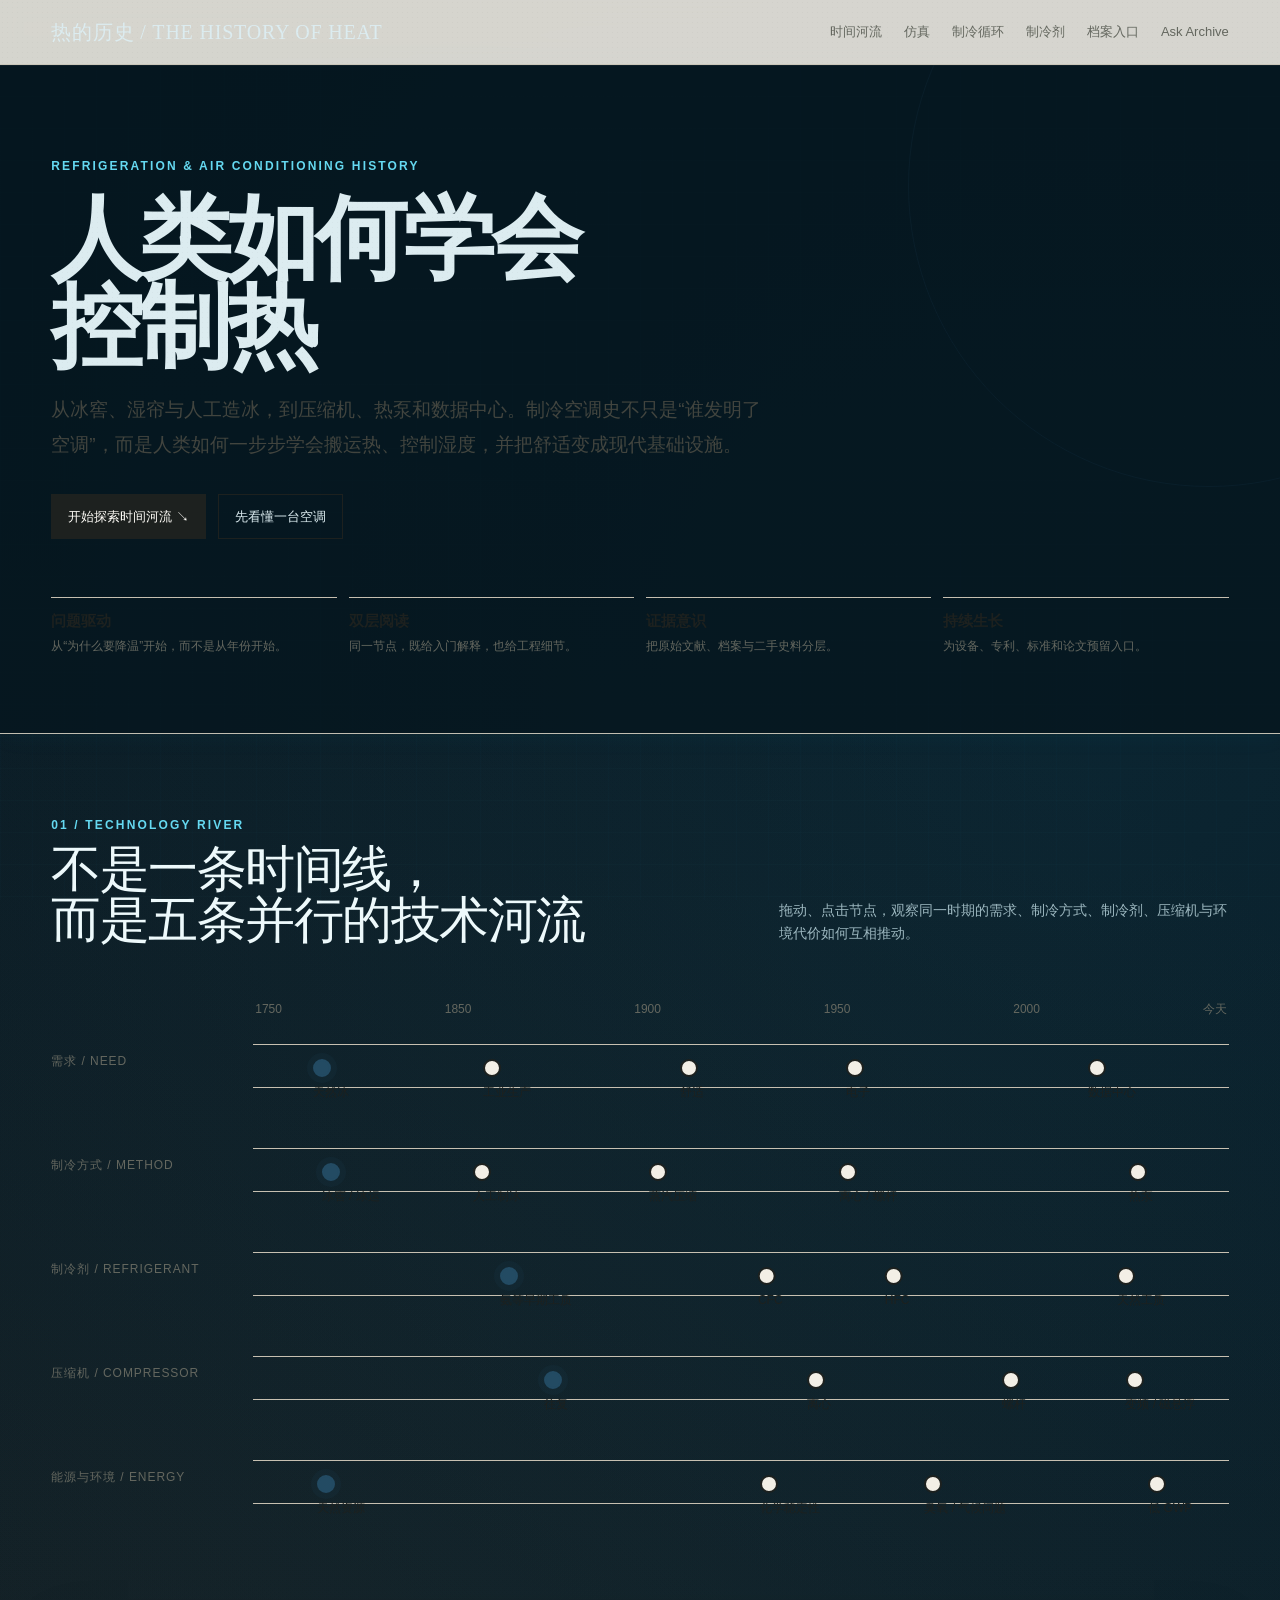
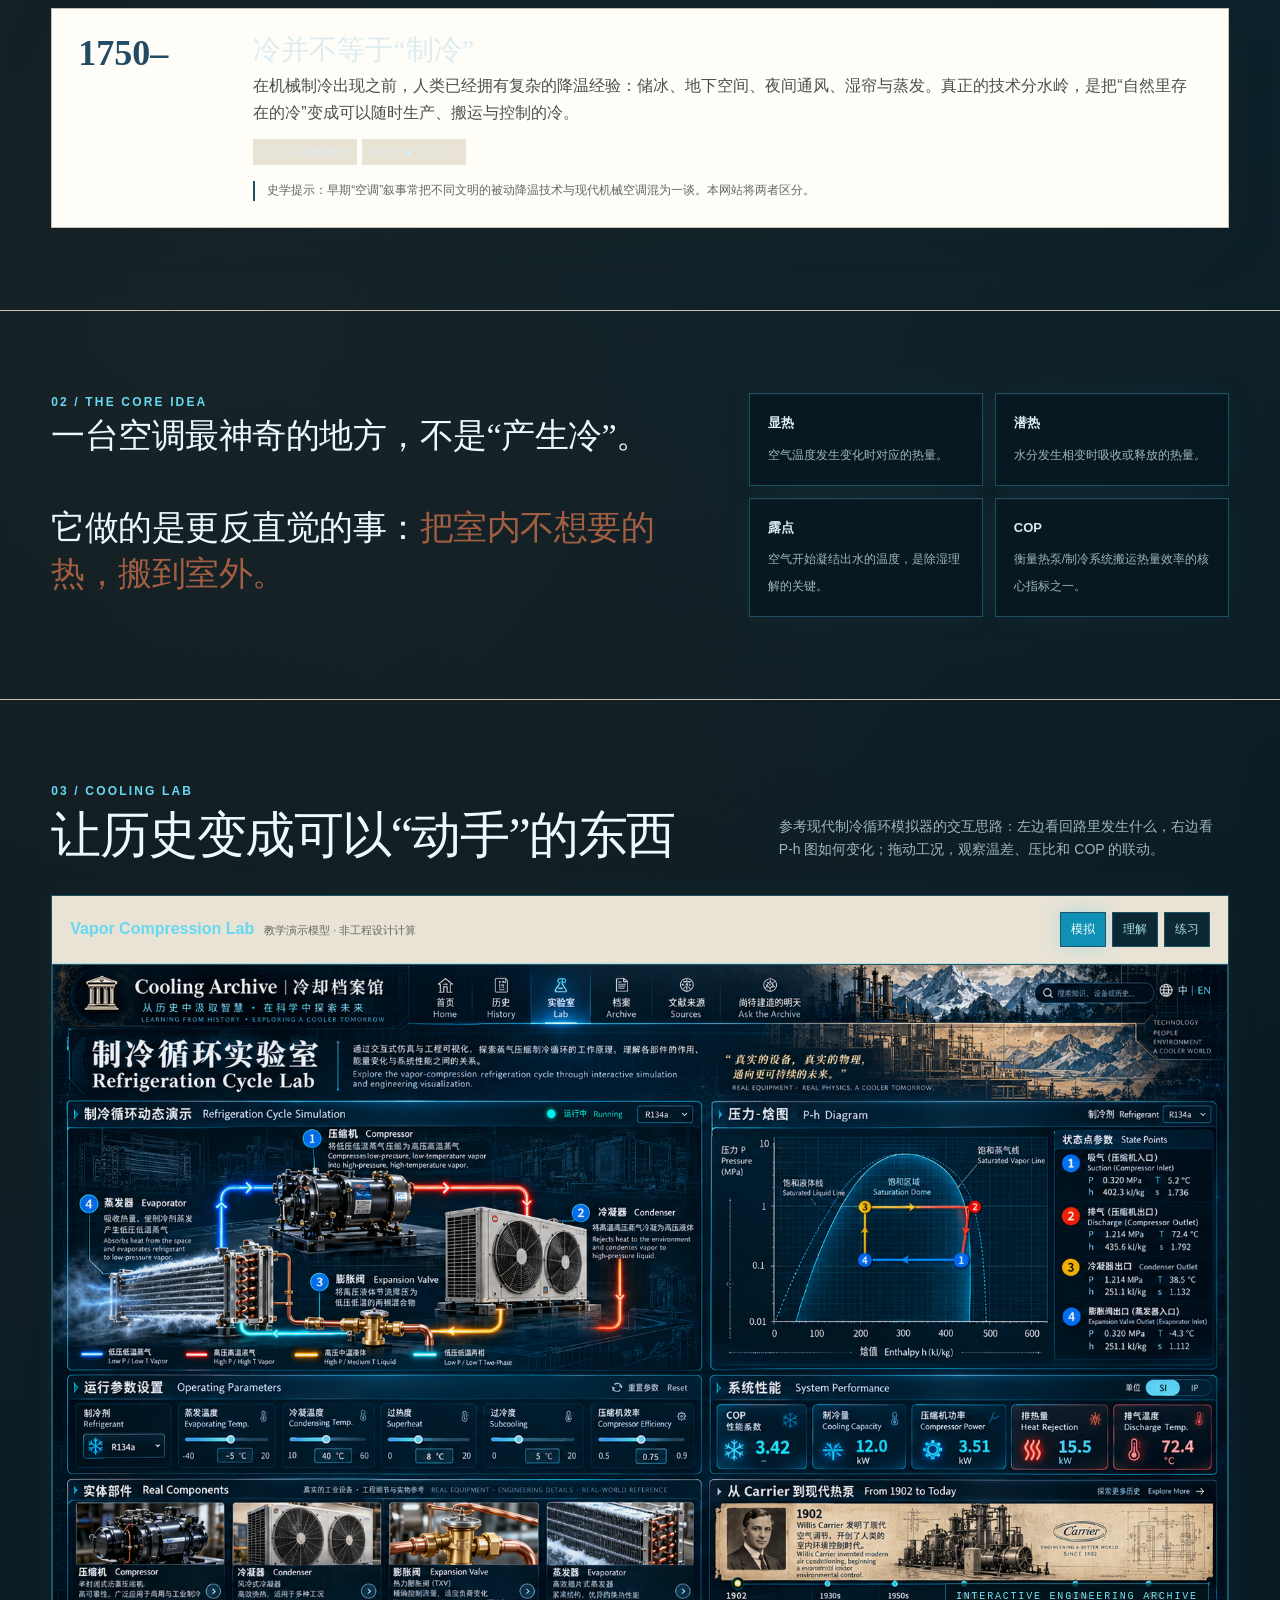
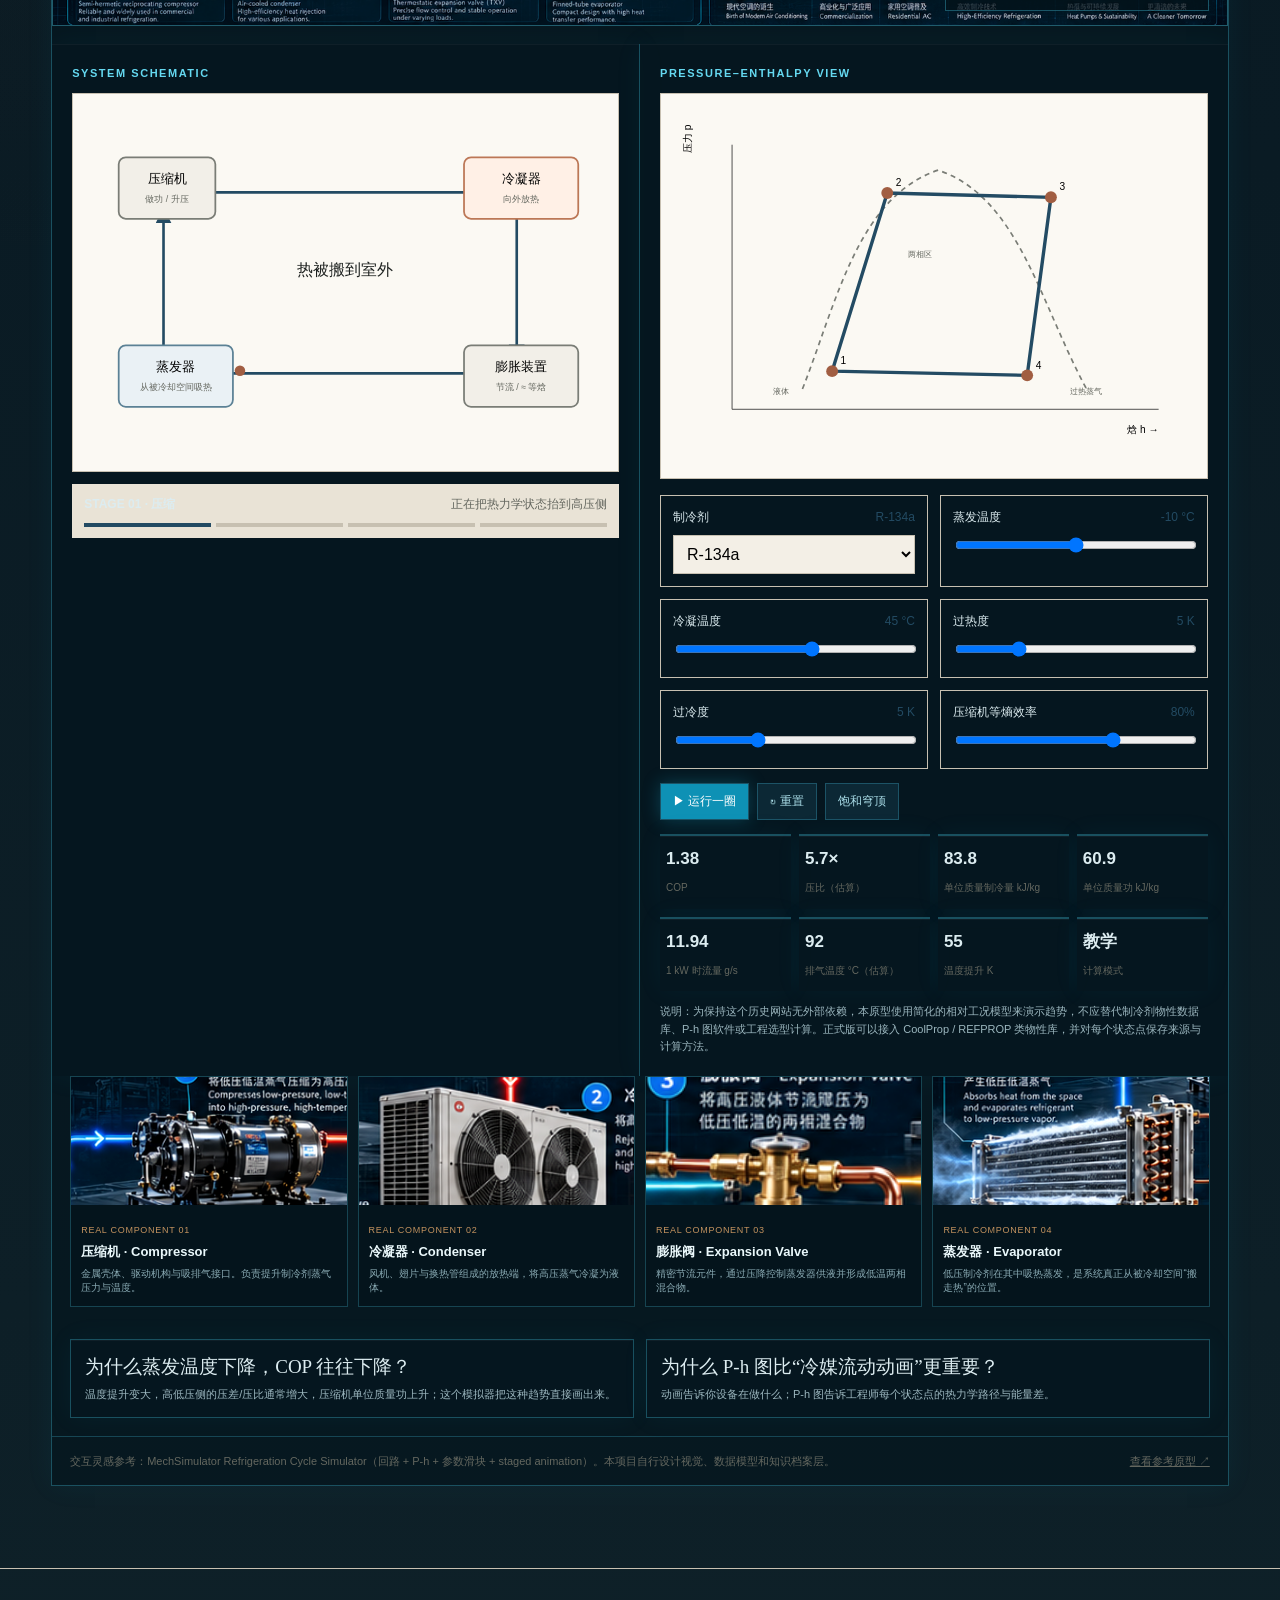
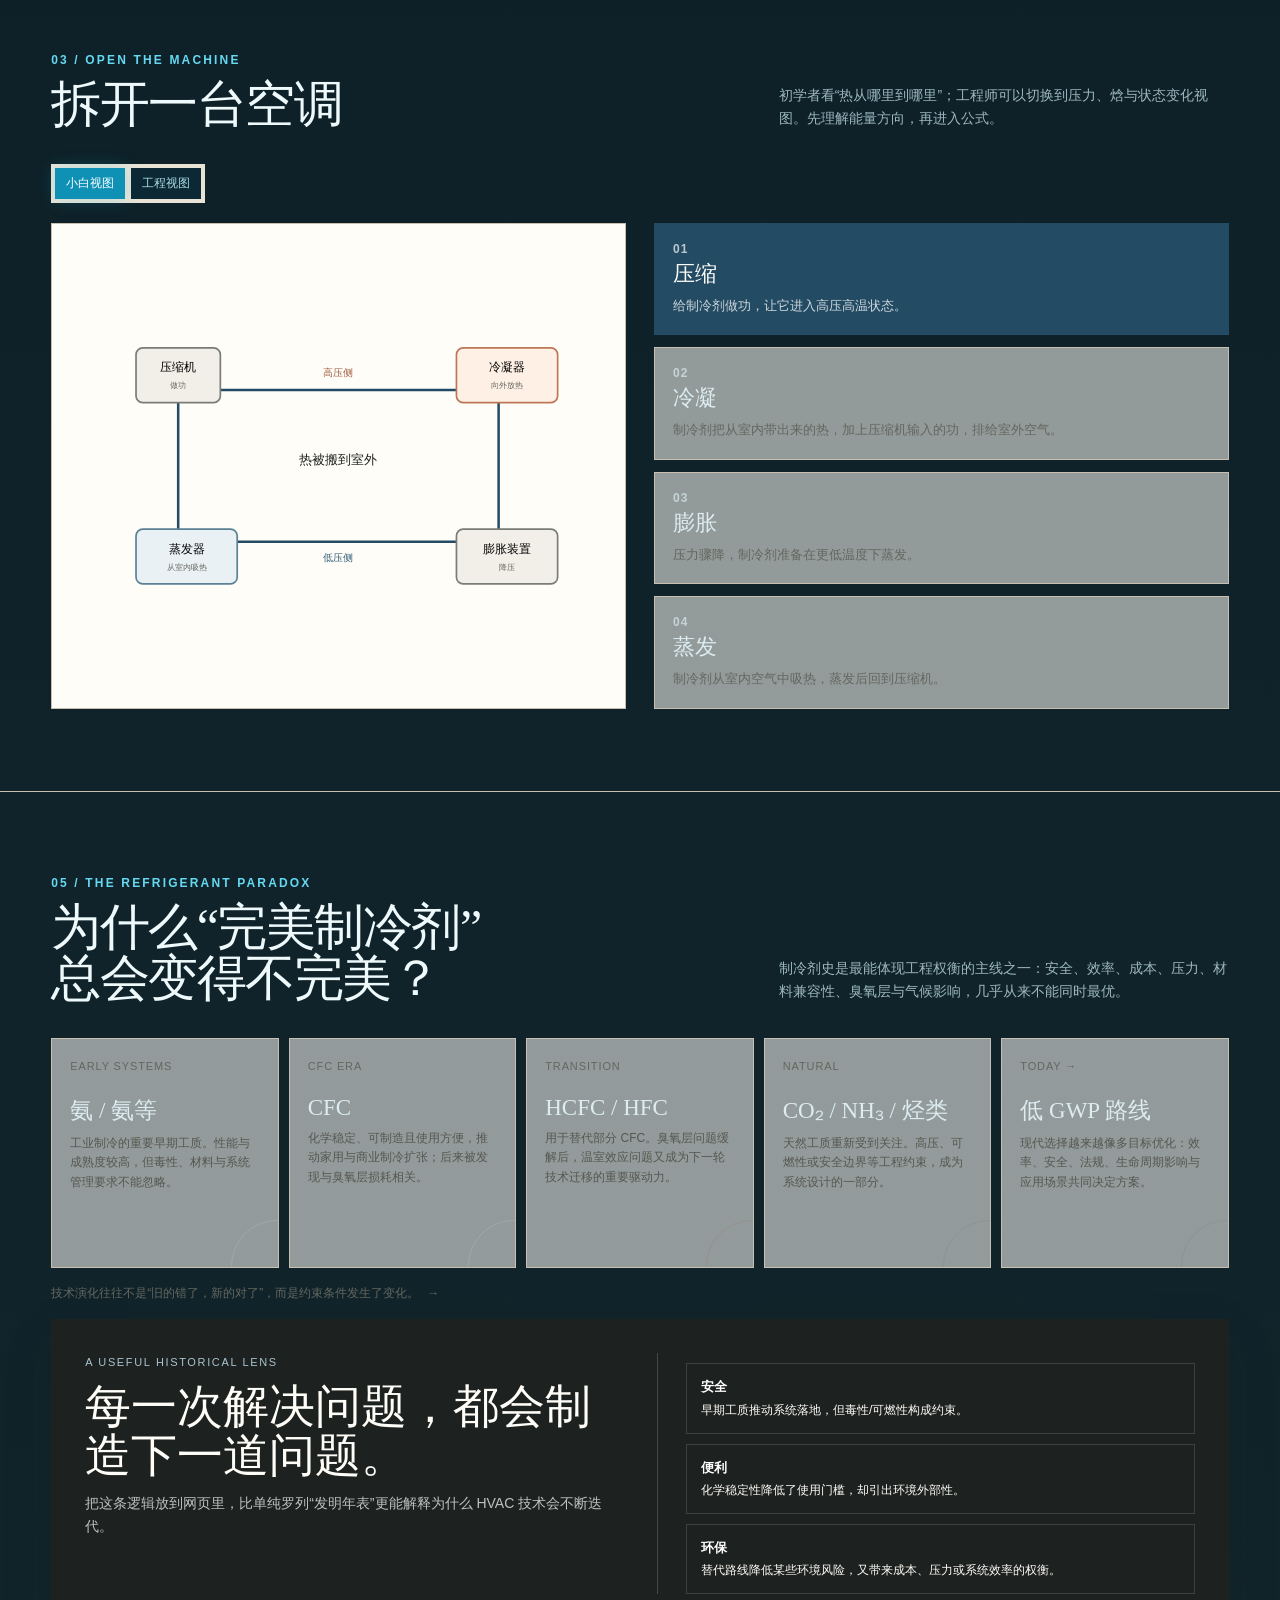
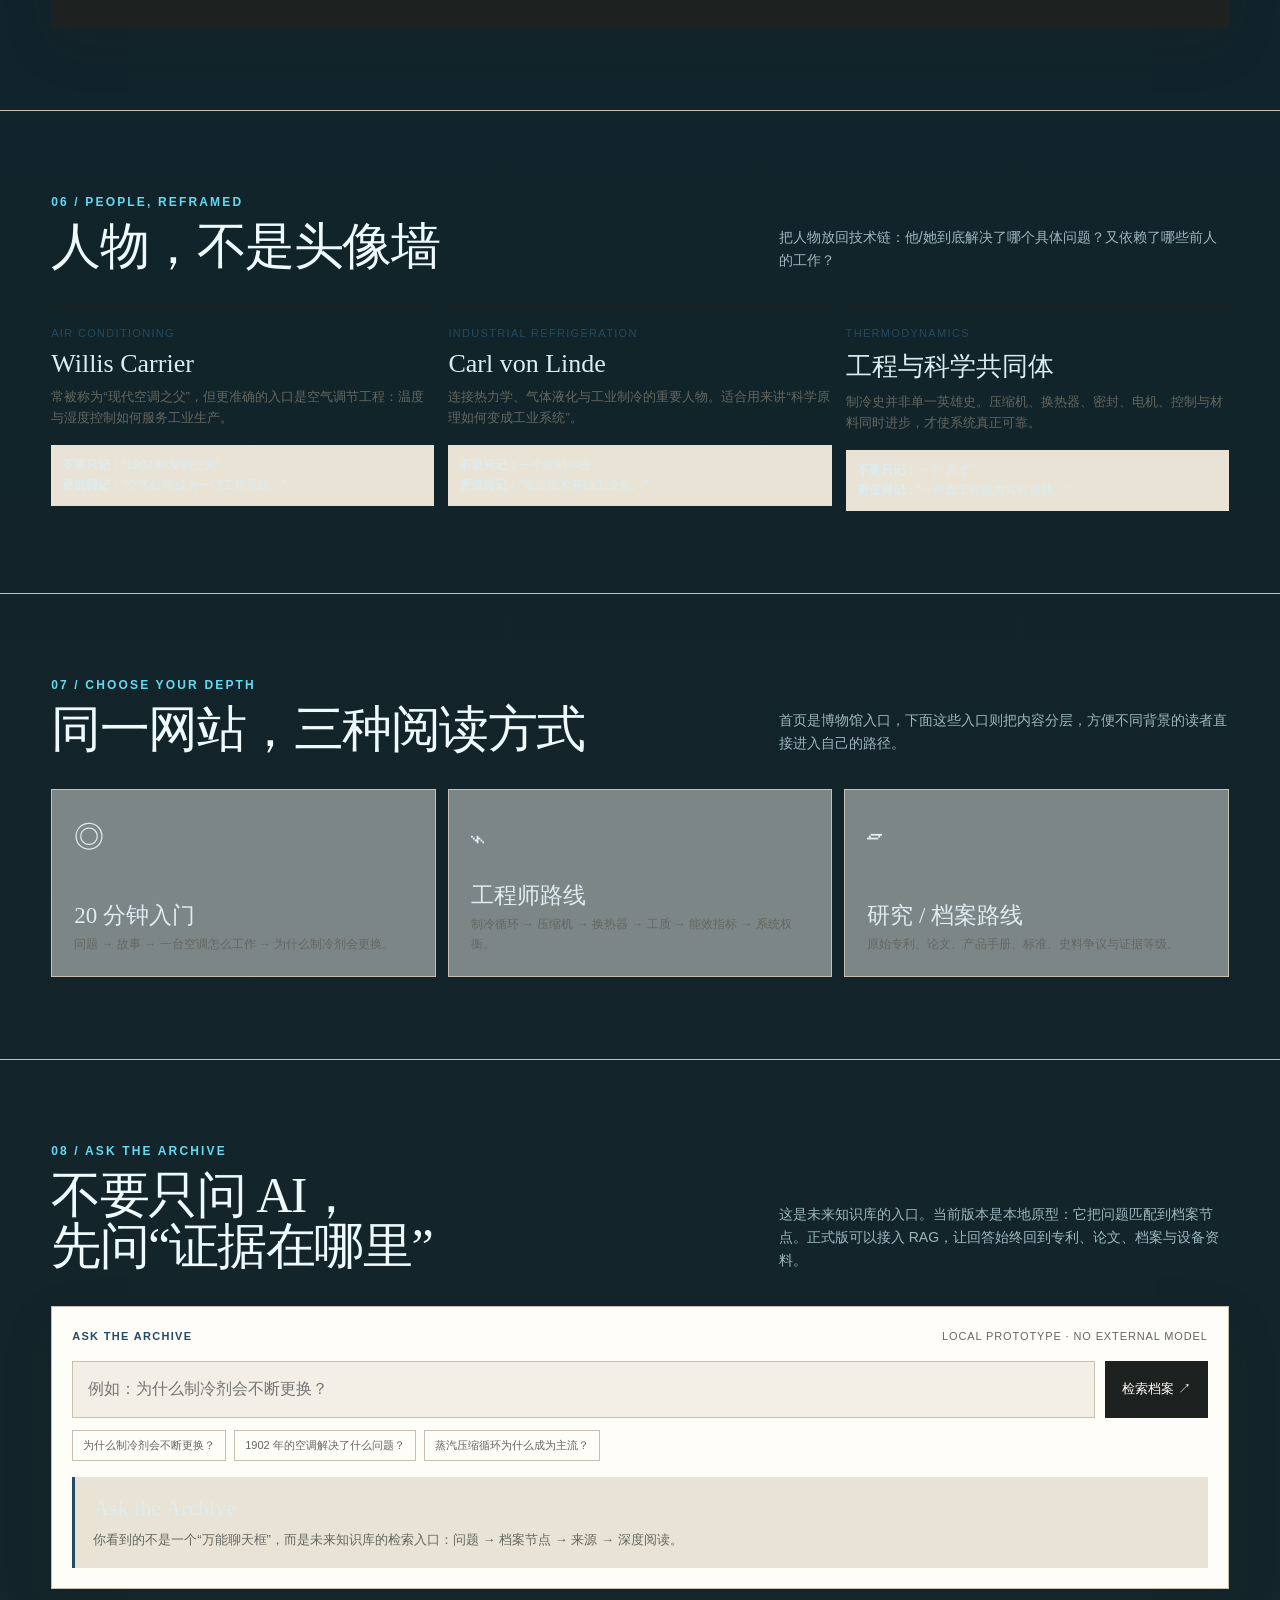
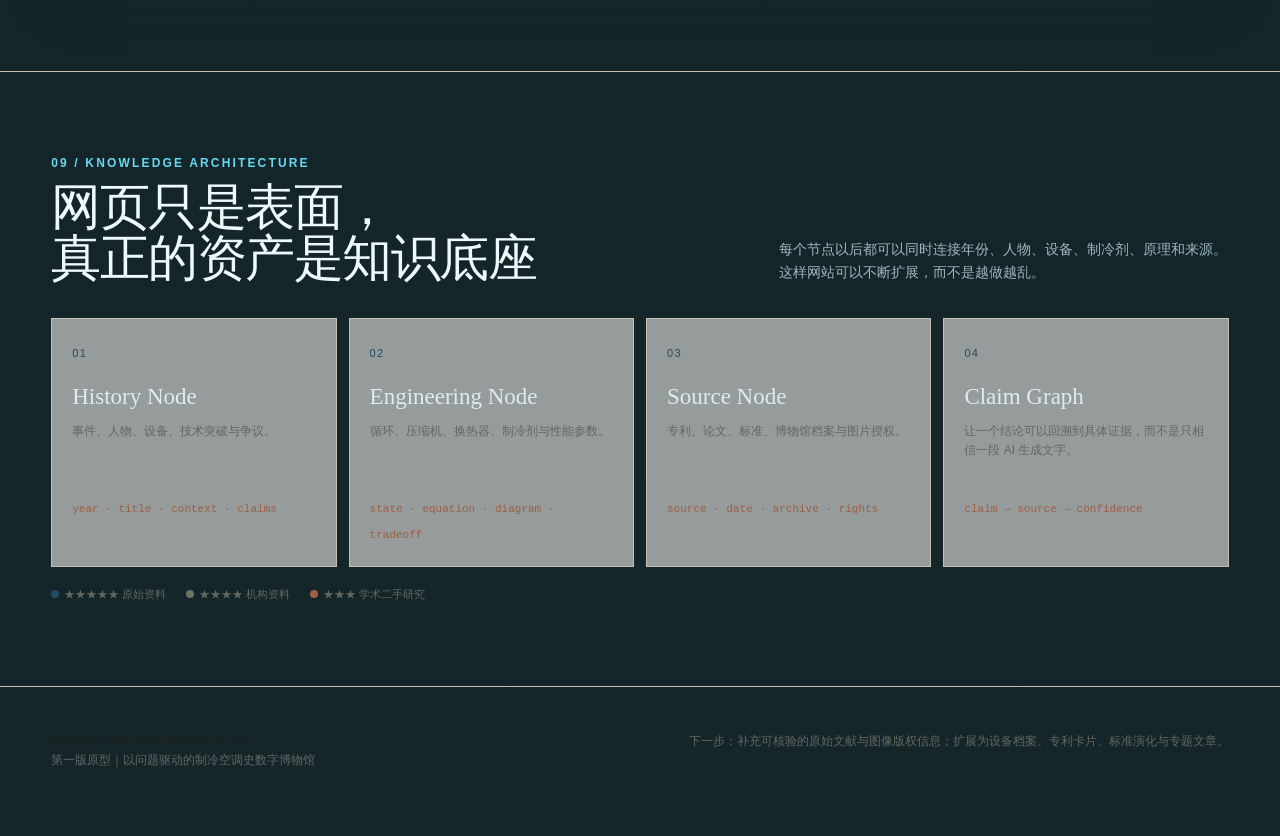
<file: index.html>
<!doctype html>
<html lang="zh-CN">
<head>
  <meta charset="utf-8" />
  <meta name="viewport" content="width=device-width, initial-scale=1" />
  <title>人类如何学会控制热｜制冷与空调史</title>
  <meta name="description" content="一部从天然冰到热泵、从湿度控制到数据中心冷却的制冷与空调技术史。" />
  <link rel="stylesheet" href="./assets/css/style.css">
</head>
<body>
<div class="grain"></div>
<nav>
  <div class="wrap bar">
    <div class="brand">热的历史 / THE HISTORY OF HEAT</div>
    <div class="navlinks">
      <a href="#river">时间河流</a>
      <a href="#simulator">仿真</a><a href="#cycle">制冷循环</a>
      <a href="#refrigerants">制冷剂</a>
      <a href="#archive">档案入口</a><a href="#ask">Ask Archive</a>
    </div>
  </div>
</nav>

<header class="hero">
  <div class="wrap">
    <div class="eyebrow">Refrigeration & Air Conditioning History</div>
    <h1>人类如何学会<br>控制热</h1>
    <p>从冰窖、湿帘与人工造冰，到压缩机、热泵和数据中心。制冷空调史不只是“谁发明了空调”，而是人类如何一步步学会搬运热、控制湿度，并把舒适变成现代基础设施。</p>
    <div class="hero-actions">
      <a class="btn primary" href="#river">开始探索时间河流 ↘</a>
      <a class="btn" href="#cycle">先看懂一台空调</a>
    </div>
    <div class="hero-meta">
      <div class="meta"><strong>问题驱动</strong>从“为什么要降温”开始，而不是从年份开始。</div>
      <div class="meta"><strong>双层阅读</strong>同一节点，既给入门解释，也给工程细节。</div>
      <div class="meta"><strong>证据意识</strong>把原始文献、档案与二手史料分层。</div>
      <div class="meta"><strong>持续生长</strong>为设备、专利、标准和论文预留入口。</div>
    </div>
  </div>
</header>

<section id="river">
  <div class="wrap">
    <div class="section-head">
      <div><div class="eyebrow">01 / Technology River</div><h2>不是一条时间线，<br>而是五条并行的技术河流</h2></div>
      <p>拖动、点击节点，观察同一时期的需求、制冷方式、制冷剂、压缩机与环境代价如何互相推动。</p>
    </div>
    <div class="river">
      <div class="river-inner">
        <div class="river-labels">
          <div class="river-label">需求 / Need</div>
          <div class="river-label">制冷方式 / Method</div>
          <div class="river-label">制冷剂 / Refrigerant</div>
          <div class="river-label">压缩机 / Compressor</div>
          <div class="river-label">能源与环境 / Energy</div>
        </div>
        <div class="tracks">
          <div class="years"><span>1750</span><span>1850</span><span>1900</span><span>1950</span><span>2000</span><span>今天</span></div>
          <div class="track"><div class="flow"></div><div class="node active" style="left:8%" data-id="ice"><i></i><span>天然冰</span></div><div class="node" style="left:26%" data-id="factory"><i></i><span>工业生产</span></div><div class="node" style="left:45%" data-id="comfort"><i></i><span>舒适</span></div><div class="node" style="left:62%" data-id="electronics"><i></i><span>电子</span></div><div class="node" style="left:88%" data-id="dc"><i></i><span>数据中心</span></div></div>
          <div class="track"><div class="flow"></div><div class="node active" style="left:10%" data-id="ice"><i></i><span>冰窖 / 冰运</span></div><div class="node" style="left:25%" data-id="factory"><i></i><span>人工制冰</span></div><div class="node" style="left:43%" data-id="compress"><i></i><span>蒸汽压缩</span></div><div class="node" style="left:63%" data-id="centrifugal"><i></i><span>离心 / 螺杆</span></div><div class="node" style="left:91%" data-id="heatpump"><i></i><span>热泵</span></div></div>
          <div class="track"><div class="flow"></div><div class="node active" style="left:29%" data-id="factory"><i></i><span>氨等早期工质</span></div><div class="node" style="left:53%" data-id="cfc"><i></i><span>CFC</span></div><div class="node" style="left:66%" data-id="hfc"><i></i><span>HFC</span></div><div class="node" style="left:91%" data-id="natural"><i></i><span>天然工质</span></div></div>
          <div class="track"><div class="flow"></div><div class="node active" style="left:31%" data-id="factory"><i></i><span>往复</span></div><div class="node" style="left:58%" data-id="centrifugal"><i></i><span>离心</span></div><div class="node" style="left:78%" data-id="centrifugal"><i></i><span>螺杆</span></div><div class="node" style="left:93%" data-id="dc"><i></i><span>变频 / 磁悬浮</span></div></div>
          <div class="track"><div class="flow"></div><div class="node active" style="left:9%" data-id="ice"><i></i><span>天然资源</span></div><div class="node" style="left:55%" data-id="cfc"><i></i><span>化学稳定性</span></div><div class="node" style="left:73%" data-id="hfc"><i></i><span>臭氧 / 气候问题</span></div><div class="node" style="left:94%" data-id="natural"><i></i><span>低 GWP</span></div></div>
        </div>
      </div>
    </div>
    <div id="timelineCard" class="timeline-card">
      <div class="date">1750–</div>
      <div><h3>冷并不等于“制冷”</h3><p>在机械制冷出现之前，人类已经拥有复杂的降温经验：储冰、地下空间、夜间通风、湿帘与蒸发。真正的技术分水岭，是把“自然里存在的冷”变成可以随时生产、搬运与控制的冷。</p><div><span class="tag">入门：先理解需求</span><span class="tag">证据：★☆☆☆☆</span></div><div class="evidence">史学提示：早期“空调”叙事常把不同文明的被动降温技术与现代机械空调混为一谈。本网站将两者区分。</div></div>
    </div>
  </div>
</section>

<section>
  <div class="wrap split">
    <div>
      <div class="eyebrow">02 / The Core Idea</div>
      <div class="story">一台空调最神奇的地方，不是“产生冷”。<br><br>它做的是更反直觉的事：<em>把室内不想要的热，搬到室外。</em></div>
    </div>
    <div class="fact-grid">
      <div class="fact"><b>显热</b><span>空气温度发生变化时对应的热量。</span></div>
      <div class="fact"><b>潜热</b><span>水分发生相变时吸收或释放的热量。</span></div>
      <div class="fact"><b>露点</b><span>空气开始凝结出水的温度，是除湿理解的关键。</span></div>
      <div class="fact"><b>COP</b><span>衡量热泵/制冷系统搬运热量效率的核心指标之一。</span></div>
    </div>
  </div>
</section>


<section id="simulator">
  <div class="wrap">
    <div class="section-head">
      <div><div class="eyebrow">03 / Cooling Lab</div><h2>让历史变成可以“动手”的东西</h2></div>
      <p>参考现代制冷循环模拟器的交互思路：左边看回路里发生什么，右边看 P-h 图如何变化；拖动工况，观察温差、压比和 COP 的联动。</p>
    </div>
    <div class="simulator">
      <div class="sim-top">
        <div><strong>Vapor Compression Lab</strong><span style="margin-left:10px;color:var(--muted);font-size:11px">教学演示模型 · 非工程设计计算</span></div>
        <div class="sim-modes"><button class="active" data-sim-mode="simulate">模拟</button><button data-sim-mode="explore">理解</button><button data-sim-mode="practice">练习</button></div>
      </div>
      
      <div class="tech-lab-hero"><img src="./assets/images/ui/cooling-lab-concept.png" alt="Cooling Archive 制冷循环实验室科技化界面概念图，展示写实压缩机、冷凝器、膨胀阀、蒸发器与 P-h 图"></div>
<div class="sim-grid">
        <div class="sim-panel">
          <div class="panel-title">System schematic</div>
          <svg id="simSchematic" class="sim-svg" viewBox="0 0 620 430" role="img" aria-label="蒸汽压缩制冷循环示意图">
            <defs><marker id="simArrow" markerWidth="8" markerHeight="8" refX="5" refY="3" orient="auto"><path d="M0,0 L0,6 L6,3 z" fill="#234b63"/></marker></defs>
            <path d="M120 112 H488" stroke="#234b63" stroke-width="3" fill="none" marker-end="url(#simArrow)"/><path d="M505 132 V300" stroke="#234b63" stroke-width="3" fill="none" marker-end="url(#simArrow)"/><path d="M488 318 H120" stroke="#234b63" stroke-width="3" fill="none" marker-end="url(#simArrow)"/><path d="M103 300 V132" stroke="#234b63" stroke-width="3" fill="none" marker-end="url(#simArrow)"/>
            <g id="sg-compressor"><rect x="52" y="72" width="110" height="70" rx="8" fill="#f2efe8" stroke="#7a7d76" stroke-width="2"/><text x="107" y="101" text-anchor="middle" font-size="15">压缩机</text><text id="sgc" x="107" y="123" text-anchor="middle" font-size="10" fill="#64675f">做功 / 升压</text></g>
            <g id="sg-condenser"><rect x="445" y="72" width="130" height="70" rx="8" fill="#fff0e6" stroke="#bc7756" stroke-width="2"/><text x="510" y="101" text-anchor="middle" font-size="15">冷凝器</text><text id="sgd" x="510" y="123" text-anchor="middle" font-size="10" fill="#64675f">向外放热</text></g>
            <g id="sg-expansion"><rect x="445" y="286" width="130" height="70" rx="8" fill="#f2efe8" stroke="#7a7d76" stroke-width="2"/><text x="510" y="315" text-anchor="middle" font-size="15">膨胀装置</text><text id="sge" x="510" y="337" text-anchor="middle" font-size="10" fill="#64675f">节流 / ≈ 等焓</text></g>
            <g id="sg-evaporator"><rect x="52" y="286" width="130" height="70" rx="8" fill="#eaf1f5" stroke="#5b8195" stroke-width="2"/><text x="117" y="315" text-anchor="middle" font-size="15">蒸发器</text><text id="sgv" x="117" y="337" text-anchor="middle" font-size="10" fill="#64675f">从被冷却空间吸热</text></g>
            <text id="sg-center" x="310" y="206" text-anchor="middle" font-size="18" fill="#1d211f">热被搬到室外</text>
            <circle id="refrigDot" cx="105" cy="112" r="6" fill="#a15e42"/>
          </svg>
          <div class="sim-stage"><div><strong id="stageText">STAGE 01 → 02 · 压缩</strong><span id="stageHint" style="float:right;color:var(--muted)">点击“运行一圈”</span></div><div class="stagebar"><span id="st1" class="on"></span><span id="st2"></span><span id="st3"></span><span id="st4"></span></div></div>
        </div>
        <div class="sim-panel">
          <div class="panel-title">Pressure–enthalpy view</div>
          <div class="ph-wrap"><svg id="phChart" viewBox="0 0 620 430" role="img" aria-label="简化 P-h 压焓图"><line x1="72" y1="360" x2="575" y2="360" stroke="#333"/><line x1="72" y1="360" x2="72" y2="48" stroke="#333"/><text x="575" y="388" font-size="12" text-anchor="end">焓 h →</text><text x="24" y="58" font-size="12" transform="rotate(-90 24 58)">压力 p</text><path id="dome" d="M155 336 C195 235 220 110 315 78 C410 110 435 235 490 336" fill="none" stroke="#7a7d76" stroke-width="2" stroke-dasharray="6 5"/><path id="cyclePath" d="" fill="none" stroke="#234b63" stroke-width="4"/><g id="phPts"></g><text x="120" y="342" font-size="10" fill="#64675f">液体</text><text x="280" y="180" font-size="10" fill="#64675f">两相区</text><text x="470" y="342" font-size="10" fill="#64675f">过热蒸气</text></svg></div>
          <div class="sim-controls">
            <div class="control"><label>制冷剂 <output id="refOut">R-134a</output></label><select id="refSelect"><option>R-134a</option><option>R-410A</option><option>R-290</option><option>R-717</option><option>R-744</option></select></div>
            <div class="control"><label>蒸发温度 <output id="teOut">-10 °C</output></label><input id="te" type="range" min="-30" max="10" value="-10" step="1"/></div>
            <div class="control"><label>冷凝温度 <output id="tcOut">45 °C</output></label><input id="tc" type="range" min="25" max="60" value="45" step="1"/></div>
            <div class="control"><label>过热度 <output id="shOut">5 K</output></label><input id="sh" type="range" min="0" max="20" value="5" step="1"/></div>
            <div class="control"><label>过冷度 <output id="scOut">5 K</output></label><input id="sc" type="range" min="0" max="15" value="5" step="1"/></div>
            <div class="control"><label>压缩机等熵效率 <output id="etaOut">80%</output></label><input id="eta" type="range" min="50" max="95" value="80" step="1"/></div>
          </div>
          <div class="sim-actions"><button id="runSim" class="primary">▶ 运行一圈</button><button id="resetSim">↻ 重置</button><button id="domeBtn">饱和穹顶</button></div>
          <div class="readouts" aria-live="polite">
            <div class="readout"><b id="rCop">—</b><span>COP</span></div><div class="readout"><b id="rRatio">—</b><span>压比（估算）</span></div><div class="readout"><b id="rQ">—</b><span>单位质量制冷量 kJ/kg</span></div><div class="readout"><b id="rW">—</b><span>单位质量功 kJ/kg</span></div><div class="readout"><b id="rMass">—</b><span>1 kW 时流量 g/s</span></div><div class="readout"><b id="rDischarge">—</b><span>排气温度 °C（估算）</span></div><div class="readout"><b id="rLift">—</b><span>温度提升 K</span></div><div class="readout"><b id="rMode">教学</b><span>计算模式</span></div>
          </div>
          <div class="sim-note">说明：为保持这个历史网站无外部依赖，本原型使用简化的相对工况模型来演示趋势，不应替代制冷剂物性数据库、P-h 图软件或工程选型计算。正式版可以接入 CoolProp / REFPROP 类物性库，并对每个状态点保存来源与计算方法。</div>
        </div>
      </div>
      
      <div class="real-components" aria-label="实体部件参考">
        <article class="real-card"><img src="./assets/images/components/compressor.png" alt="半封闭式制冷压缩机绘图"><div><em>Real component 01</em><b>压缩机 · Compressor</b><span>金属壳体、驱动机构与吸排气接口。负责提升制冷剂蒸气压力与温度。</span></div></article>
        <article class="real-card"><img src="./assets/images/components/condenser.png" alt="风冷冷凝器绘图"><div><em>Real component 02</em><b>冷凝器 · Condenser</b><span>风机、翅片与换热管组成的放热端，将高压蒸气冷凝为液体。</span></div></article>
        <article class="real-card"><img src="./assets/images/components/expansion-valve.png" alt="热力膨胀阀绘图"><div><em>Real component 03</em><b>膨胀阀 · Expansion Valve</b><span>精密节流元件，通过压降控制蒸发器供液并形成低温两相混合物。</span></div></article>
        <article class="real-card"><img src="./assets/images/components/evaporator.png" alt="翅片管蒸发器绘图"><div><em>Real component 04</em><b>蒸发器 · Evaporator</b><span>低压制冷剂在其中吸热蒸发，是系统真正从被冷却空间“搬走热”的位置。</span></div></article>
      </div>
<div id="simLesson" class="sim-lesson" style="padding:0 18px 18px"><div class="lesson"><h4>为什么蒸发温度下降，COP 往往下降？</h4><p>温度提升变大，高低压侧的压差/压比通常增大，压缩机单位质量功上升；这个模拟器把这种趋势直接画出来。</p></div><div class="lesson"><h4>为什么 P-h 图比“冷媒流动动画”更重要？</h4><p>动画告诉你设备在做什么；P-h 图告诉工程师每个状态点的热力学路径与能量差。</p></div></div>
      <div class="sim-footer"><span>交互灵感参考：MechSimulator Refrigeration Cycle Simulator（回路 + P-h + 参数滑块 + staged animation）。本项目自行设计视觉、数据模型和知识档案层。</span><a href="https://mechsimulator.com/tools/refrigeration-cycle/" target="_blank" rel="noopener">查看参考原型 ↗</a></div>
    </div>
  </div>
</section>

<section id="cycle">
  <div class="wrap">
    <div class="section-head">
      <div><div class="eyebrow">03 / Open the Machine</div><h2>拆开一台空调</h2></div>
      <p>初学者看“热从哪里到哪里”；工程师可以切换到压力、焓与状态变化视图。先理解能量方向，再进入公式。</p>
    </div>
    <div class="toggle" aria-label="view toggle"><button class="active" data-view="simple">小白视图</button><button data-view="engineering">工程视图</button></div>
    <div class="cycle">
      <div class="cycle-graphic">
        <svg viewBox="0 0 620 420" role="img" aria-label="简化蒸汽压缩制冷循环">
          <defs>
            <marker id="arrow" markerWidth="8" markerHeight="8" refX="5" refY="3" orient="auto"><path d="M0,0 L0,6 L6,3 z" fill="#234b63"/></marker>
          </defs>
          <path d="M120 120 H500" stroke="#234b63" stroke-width="3" fill="none" marker-end="url(#arrow)"/>
          <path d="M500 120 V300" stroke="#234b63" stroke-width="3" fill="none" marker-end="url(#arrow)"/>
          <path d="M500 300 H120" stroke="#234b63" stroke-width="3" fill="none" marker-end="url(#arrow)"/>
          <path d="M120 300 V120" stroke="#234b63" stroke-width="3" fill="none" marker-end="url(#arrow)"/>
          <g class="component" data-part="compressor"><rect x="70" y="70" width="100" height="65" rx="8" class="neutral" stroke-width="2"/><text x="120" y="98" text-anchor="middle" font-size="14">压缩机</text><text id="compSub" x="120" y="118" text-anchor="middle" font-size="10" fill="#64675f">做功</text></g>
          <g class="component" data-part="condenser"><rect x="450" y="70" width="120" height="65" rx="8" class="hot" stroke-width="2"/><text x="510" y="98" text-anchor="middle" font-size="14">冷凝器</text><text id="condSub" x="510" y="118" text-anchor="middle" font-size="10" fill="#64675f">向外放热</text></g>
          <g class="component" data-part="expansion"><rect x="450" y="285" width="120" height="65" rx="8" class="neutral" stroke-width="2"/><text x="510" y="313" text-anchor="middle" font-size="14">膨胀装置</text><text id="expSub" x="510" y="333" text-anchor="middle" font-size="10" fill="#64675f">降压</text></g>
          <g class="component" data-part="evaporator"><rect x="70" y="285" width="120" height="65" rx="8" class="cold" stroke-width="2"/><text x="130" y="313" text-anchor="middle" font-size="14">蒸发器</text><text id="evapSub" x="130" y="333" text-anchor="middle" font-size="10" fill="#64675f">从室内吸热</text></g>
          <text x="310" y="103" text-anchor="middle" font-size="12" fill="#a15e42">高压侧</text>
          <text x="310" y="323" text-anchor="middle" font-size="12" fill="#315f76">低压侧</text>
          <text id="viewCaption" x="310" y="208" text-anchor="middle" font-size="16" fill="#1d211f">热被搬到室外</text>
        </svg>
      </div>
      <div class="cycle-notes">
        <div class="cycle-note active" data-part="compressor"><div class="num">01</div><h3>压缩</h3><p class="simple">给制冷剂做功，让它进入高压高温状态。</p><p class="eng" style="display:none">理想化模型可近似等熵压缩；实际系统需考虑等熵效率、过热度、排气温度等。</p></div>
        <div class="cycle-note" data-part="condenser"><div class="num">02</div><h3>冷凝</h3><p class="simple">制冷剂把从室内带出来的热，加上压缩机输入的功，排给室外空气。</p><p class="eng" style="display:none">高压制冷剂在冷凝器中放热并相变；热侧能力可视为 Q̇cond ≈ Q̇evap + Ẇcomp。</p></div>
        <div class="cycle-note" data-part="expansion"><div class="num">03</div><h3>膨胀</h3><p class="simple">压力骤降，制冷剂准备在更低温度下蒸发。</p><p class="eng" style="display:none">典型节流过程近似等焓：h₃ ≈ h₄；闪蒸气比例与工质性质相关。</p></div>
        <div class="cycle-note" data-part="evaporator"><div class="num">04</div><h3>蒸发</h3><p class="simple">制冷剂从室内空气中吸热，蒸发后回到压缩机。</p><p class="eng" style="display:none">关键变量包括蒸发温度、过热度、换热端温差与空气侧含湿量，除湿时还会发生凝结潜热释放。</p></div>
      </div>
    </div>
  </div>
</section>

<section id="refrigerants">
  <div class="wrap">
    <div class="section-head">
      <div><div class="eyebrow">05 / The Refrigerant Paradox</div><h2>为什么“完美制冷剂”<br>总会变得不完美？</h2></div>
      <p>制冷剂史是最能体现工程权衡的主线之一：安全、效率、成本、压力、材料兼容性、臭氧层与气候影响，几乎从来不能同时最优。</p>
    </div>
    <div class="refrig-grid">
      <article class="refrig"><div class="era">EARLY SYSTEMS</div><h3>氨 / 氨等</h3><p>工业制冷的重要早期工质。性能与成熟度较高，但毒性、材料与系统管理要求不能忽略。</p></article>
      <article class="refrig"><div class="era">CFC ERA</div><h3>CFC</h3><p>化学稳定、可制造且使用方便，推动家用与商业制冷扩张；后来被发现与臭氧层损耗相关。</p></article>
      <article class="refrig risk"><div class="era">TRANSITION</div><h3>HCFC / HFC</h3><p>用于替代部分 CFC。臭氧层问题缓解后，温室效应问题又成为下一轮技术迁移的重要驱动力。</p></article>
      <article class="refrig current"><div class="era">NATURAL</div><h3>CO₂ / NH₃ / 烃类</h3><p>天然工质重新受到关注。高压、可燃性或安全边界等工程约束，成为系统设计的一部分。</p></article>
      <article class="refrig current"><div class="era">TODAY →</div><h3>低 GWP 路线</h3><p>现代选择越来越像多目标优化：效率、安全、法规、生命周期影响与应用场景共同决定方案。</p></article>
    </div>
    <div class="arrowline">技术演化往往不是“旧的错了，新的对了”，而是约束条件发生了变化。</div>
    <div class="contradiction">
      <div><div class="kicker">A useful historical lens</div><h3>每一次解决问题，都会制造下一道问题。</h3><p>把这条逻辑放到网页里，比单纯罗列“发明年表”更能解释为什么 HVAC 技术会不断迭代。</p></div>
      <div class="right"><div class="mini-path">
        <div class="mini-step"><strong>安全</strong>早期工质推动系统落地，但毒性/可燃性构成约束。</div>
        <div class="mini-step"><strong>便利</strong>化学稳定性降低了使用门槛，却引出环境外部性。</div>
        <div class="mini-step"><strong>环保</strong>替代路线降低某些环境风险，又带来成本、压力或系统效率的权衡。</div>
      </div></div>
    </div>
  </div>
</section>

<section>
  <div class="wrap">
    <div class="section-head">
      <div><div class="eyebrow">06 / People, Reframed</div><h2>人物，不是头像墙</h2></div>
      <p>把人物放回技术链：他/她到底解决了哪个具体问题？又依赖了哪些前人的工作？</p>
    </div>
    <div class="people">
      <article class="person"><div class="role">Air conditioning</div><h3>Willis Carrier</h3><p>常被称为“现代空调之父”，但更准确的入口是空气调节工程：温度与湿度控制如何服务工业生产。</p><div class="instead"><b>不要只记：</b>“1902 年发明空调”<br><b>更值得记：</b>“空气处理成为一门工程系统。”</div></article>
      <article class="person"><div class="role">Industrial refrigeration</div><h3>Carl von Linde</h3><p>连接热力学、气体液化与工业制冷的重要人物。适合用来讲“科学原理如何变成工业系统”。</p><div class="instead"><b>不要只记：</b>一个发明年份<br><b>更值得记：</b>“低温技术开始工业化。”</div></article>
      <article class="person"><div class="role">Thermodynamics</div><h3>工程与科学共同体</h3><p>制冷史并非单一英雄史。压缩机、换热器、密封、电机、控制与材料同时进步，才使系统真正可靠。</p><div class="instead"><b>不要只记：</b>一个“天才”<br><b>更值得记：</b>“一整套工程能力共同成熟。”</div></article>
    </div>
  </div>
</section>

<section id="archive">
  <div class="wrap">
    <div class="section-head">
      <div><div class="eyebrow">07 / Choose Your Depth</div><h2>同一网站，三种阅读方式</h2></div>
      <p>首页是博物馆入口，下面这些入口则把内容分层，方便不同背景的读者直接进入自己的路径。</p>
    </div>
    <div class="paths">
      <a class="path" href="#river"><div class="icon">◎</div><div><h3>20 分钟入门</h3><p>问题 → 故事 → 一台空调怎么工作 → 为什么制冷剂会更换。</p></div></a>
      <a class="path" href="#cycle"><div class="icon">⌁</div><div><h3>工程师路线</h3><p>制冷循环 → 压缩机 → 换热器 → 工质 → 能效指标 → 系统权衡。</p></div></a>
      <a class="path" href="#refrigerants"><div class="icon">▱</div><div><h3>研究 / 档案路线</h3><p>原始专利、论文、产品手册、标准、史料争议与证据等级。</p></div></a>
    </div>
  </div>
</section>

<section id="ask">
  <div class="wrap ask-wrap">
    <div class="section-head">
      <div><div class="eyebrow">08 / Ask the Archive</div><h2>不要只问 AI，<br>先问“证据在哪里”</h2></div>
      <p>这是未来知识库的入口。当前版本是本地原型：它把问题匹配到档案节点。正式版可以接入 RAG，让回答始终回到专利、论文、档案与设备资料。</p>
    </div>
    <div class="askbox">
      <div class="asktop"><span>ASK THE ARCHIVE</span><span class="status">LOCAL PROTOTYPE · NO EXTERNAL MODEL</span></div>
      <div class="askrow"><input id="askInput" placeholder="例如：为什么制冷剂会不断更换？" /><button class="btn primary" id="askBtn">检索档案 ↗</button></div>
      <div class="suggestions"><button data-q="为什么制冷剂会不断更换？">为什么制冷剂会不断更换？</button><button data-q="1902 年的空调解决了什么问题？">1902 年的空调解决了什么问题？</button><button data-q="蒸汽压缩循环为什么成为主流？">蒸汽压缩循环为什么成为主流？</button></div>
      <div class="answer" id="askAnswer"><strong>Ask the Archive</strong><p>你看到的不是一个“万能聊天框”，而是未来知识库的检索入口：问题 → 档案节点 → 来源 → 深度阅读。</p></div>
    </div>
  </div>
</section>

<section id="architecture">
  <div class="wrap">
    <div class="section-head">
      <div><div class="eyebrow">09 / Knowledge Architecture</div><h2>网页只是表面，<br>真正的资产是知识底座</h2></div>
      <p>每个节点以后都可以同时连接年份、人物、设备、制冷剂、原理和来源。这样网站可以不断扩展，而不是越做越乱。</p>
    </div>
    <div class="arch-grid">
      <div class="arch-card"><span class="arch-num">01</span><h3>History Node</h3><p>事件、人物、设备、技术突破与争议。</p><code>year · title · context · claims</code></div>
      <div class="arch-card"><span class="arch-num">02</span><h3>Engineering Node</h3><p>循环、压缩机、换热器、制冷剂与性能参数。</p><code>state · equation · diagram · tradeoff</code></div>
      <div class="arch-card"><span class="arch-num">03</span><h3>Source Node</h3><p>专利、论文、标准、博物馆档案与图片授权。</p><code>source · date · archive · rights</code></div>
      <div class="arch-card"><span class="arch-num">04</span><h3>Claim Graph</h3><p>让一个结论可以回溯到具体证据，而不是只相信一段 AI 生成文字。</p><code>claim → source → confidence</code></div>
    </div>
    <div class="source-legend"><span><i class="dot five"></i>★★★★★ 原始资料</span><span><i class="dot four"></i>★★★★ 机构资料</span><span><i class="dot three"></i>★★★ 学术二手研究</span></div>
  </div>
</section>

<footer>
  <div class="wrap foot">
    <div><strong style="color:var(--ink)">热的历史 / THE HISTORY OF HEAT</strong><br>第一版原型｜以问题驱动的制冷空调史数字博物馆</div>
    <div>下一步：补充可核验的原始文献与图像版权信息；扩展为设备档案、专利卡片、标准演化与专题文章。</div>
  </div>
</footer>


  <script src="./assets/js/app.js" defer></script>
</body>
</html>
</file>
<file: assets/css/style.css>
:root{
      --paper:#f3efe6;
      --paper2:#e9e3d6;
      --ink:#1d211f;
      --muted:#64675f;
      --line:#c7c0b1;
      --blue:#234b63;
      --blue2:#315f76;
      --rust:#a15e42;
      --olive:#6d735c;
      --white:#fffdf8;
      --shadow:0 18px 50px rgba(35,40,35,.10);
      --serif: Georgia, "Times New Roman", "Noto Serif SC", serif;
      --sans: Inter, ui-sans-serif, -apple-system, BlinkMacSystemFont, "Segoe UI", "PingFang SC", "Hiragino Sans GB", "Microsoft YaHei", sans-serif;
    }
    *{box-sizing:border-box}
    html{scroll-behavior:smooth}
    body{margin:0;background:var(--paper);color:var(--ink);font-family:var(--sans);line-height:1.65}
    a{color:inherit}
    .wrap{width:min(1180px,92vw);margin:auto}
    .grain{position:fixed;inset:0;pointer-events:none;opacity:.14;mix-blend-mode:multiply;background-image:radial-gradient(rgba(0,0,0,.18) .5px, transparent .5px);background-size:5px 5px;z-index:50}
    nav{position:sticky;top:0;z-index:40;background:rgba(243,239,230,.88);backdrop-filter:blur(12px);border-bottom:1px solid rgba(199,192,177,.7)}
    nav .bar{display:flex;align-items:center;justify-content:space-between;min-height:64px}
    .brand{font-family:var(--serif);font-size:20px;letter-spacing:.04em}
    .navlinks{display:flex;gap:22px;font-size:13px;color:var(--muted)}
    .navlinks a{text-decoration:none}
    .navlinks a:hover{color:var(--blue)}
    .hero{padding:92px 0 76px;position:relative;overflow:hidden}
    .hero:after{content:"";position:absolute;width:600px;height:600px;border:1px solid rgba(35,75,99,.14);border-radius:50%;right:-230px;top:-180px}
    .eyebrow{font-size:12px;letter-spacing:.18em;text-transform:uppercase;color:var(--blue);font-weight:700}
    h1{font:600 clamp(46px,8vw,92px)/.96 var(--serif);letter-spacing:-.045em;max-width:900px;margin:18px 0 22px}
    .hero p{font-size:19px;line-height:1.8;max-width:720px;color:#42453f;margin:0}
    .hero-actions{display:flex;gap:12px;flex-wrap:wrap;margin-top:32px}
    .btn{display:inline-flex;align-items:center;gap:8px;padding:11px 16px;border:1px solid var(--ink);text-decoration:none;font-size:13px;transition:.2s;background:transparent;cursor:pointer}
    .btn.primary{background:var(--ink);color:var(--white)}
    .btn:hover{transform:translateY(-2px)}
    .hero-meta{display:grid;grid-template-columns:repeat(4,1fr);gap:12px;margin-top:58px}
    .meta{border-top:1px solid var(--line);padding-top:11px;font-size:12px;color:var(--muted)}
    .meta strong{display:block;color:var(--ink);font-size:15px;margin-bottom:3px}

    section{padding:82px 0;border-top:1px solid var(--line)}
    .section-head{display:flex;justify-content:space-between;gap:32px;align-items:end;margin-bottom:34px}
    .section-head h2{font:500 clamp(30px,4vw,50px)/1.02 var(--serif);letter-spacing:-.03em;margin:8px 0 0}
    .section-head p{max-width:450px;margin:0;color:var(--muted);font-size:14px}

    .river{position:relative;overflow-x:auto;padding:20px 0 30px}
    .river-inner{min-width:1040px;display:grid;grid-template-columns:180px 1fr;gap:22px}
    .river-labels{display:grid;grid-template-rows:repeat(5,104px);padding-top:10px}
    .river-label{font-size:12px;color:var(--muted);display:flex;align-items:center;text-transform:uppercase;letter-spacing:.08em}
    .tracks{position:relative}
    .years{height:44px;display:flex;justify-content:space-between;color:var(--muted);font-size:12px;padding:0 2px}
    .track{position:relative;height:104px;border-top:1px solid var(--line)}
    .track .flow{position:absolute;left:0;right:0;top:42px;height:1px;background:var(--line)}
    .node{position:absolute;top:14px;transform:translateX(-50%);cursor:pointer}
    .node i{display:block;width:18px;height:18px;border:2px solid var(--ink);border-radius:50%;background:var(--paper);transition:.2s}
    .node span{display:block;margin-top:6px;white-space:nowrap;font-size:12px;color:var(--ink)}
    .node:hover i,.node.active i{background:var(--blue);border-color:var(--blue);box-shadow:0 0 0 6px rgba(35,75,99,.12)}
    .timeline-card{margin-top:14px;background:var(--white);border:1px solid var(--line);box-shadow:var(--shadow);padding:26px;display:grid;grid-template-columns:150px 1fr;gap:25px}
    .timeline-card .date{font:600 36px/1 var(--serif);color:var(--blue)}
    .timeline-card h3{margin:0 0 8px;font:500 28px/1.1 var(--serif)}
    .timeline-card p{margin:0;color:#4c4f49}
    .tag{display:inline-flex;align-items:center;padding:4px 8px;background:var(--paper2);font-size:11px;margin-top:13px;margin-right:5px}
    .evidence{border-left:2px solid var(--blue);padding-left:12px;margin-top:16px;font-size:12px;color:var(--muted)}

    .split{display:grid;grid-template-columns:1.15fr .85fr;gap:48px;align-items:start}
    .story{font:400 clamp(22px,2.7vw,34px)/1.35 var(--serif);letter-spacing:-.015em}
    .story em{font-style:normal;color:var(--rust)}
    .fact-grid{display:grid;grid-template-columns:1fr 1fr;gap:12px}
    .fact{border:1px solid var(--line);padding:18px;background:rgba(255,253,248,.45)}
    .fact b{display:block;font-size:13px;margin-bottom:7px}
    .fact span{font-size:12px;color:var(--muted)}

    .cycle{display:grid;grid-template-columns:1fr 1fr;gap:28px}
    .cycle-graphic{position:relative;min-height:470px;border:1px solid var(--line);background:var(--white);overflow:hidden}
    .cycle-graphic svg{position:absolute;inset:25px;width:calc(100% - 50px);height:calc(100% - 50px)}
    .hot{fill:#fff0e6;stroke:#bc7756}.cold{fill:#eaf1f5;stroke:#5b8195}.neutral{fill:#f2efe8;stroke:#7a7d76}
    .component{cursor:pointer;transition:.2s}.component:hover{filter:brightness(.98);transform:translateY(-1px)}
    .cycle-notes{display:grid;gap:12px}
    .cycle-note{border:1px solid var(--line);padding:18px;background:rgba(255,253,248,.55);cursor:pointer}
    .cycle-note.active{background:var(--blue);color:var(--white);border-color:var(--blue)}
    .cycle-note .num{font:600 12px var(--sans);letter-spacing:.08em;opacity:.7}
    .cycle-note h3{margin:3px 0 6px;font:500 22px var(--serif)}
    .cycle-note p{margin:0;font-size:13px;color:var(--muted)}
    .cycle-note.active p{color:rgba(255,255,255,.78)}
    .toggle{display:flex;gap:6px;background:var(--paper2);padding:4px;width:max-content;margin-bottom:20px}
    .toggle button{border:0;background:transparent;padding:7px 11px;font-size:12px;cursor:pointer}
    .toggle button.active{background:var(--white);box-shadow:0 2px 8px rgba(0,0,0,.08)}

    .refrig-grid{display:grid;grid-template-columns:repeat(5,1fr);gap:10px}
    .refrig{min-height:230px;border:1px solid var(--line);padding:18px;background:rgba(255,253,248,.55);position:relative;overflow:hidden}
    .refrig .era{font-size:11px;color:var(--muted);letter-spacing:.08em}
    .refrig h3{font:500 23px var(--serif);margin:20px 0 8px}
    .refrig p{font-size:12px;color:#555850;margin:0}
    .refrig:after{content:"";position:absolute;width:90px;height:90px;border:1px solid currentColor;border-radius:50%;right:-45px;bottom:-45px;opacity:.16}
    .refrig.risk:after{color:var(--rust)}
    .refrig.current:after{color:var(--olive)}
    .arrowline{display:flex;align-items:center;gap:8px;margin:16px 0;color:var(--muted);font-size:12px}
    .arrowline:after{content:"→"}

    .contradiction{background:var(--ink);color:var(--white);padding:34px;display:grid;grid-template-columns:1fr 1fr;gap:34px;box-shadow:var(--shadow)}
    .contradiction .kicker{color:#a9c4d1;font-size:11px;letter-spacing:.15em;text-transform:uppercase}
    .contradiction h3{font:500 clamp(28px,4vw,46px)/1.05 var(--serif);margin:12px 0}
    .contradiction p{color:rgba(255,255,255,.72);margin:0;font-size:14px}
    .contradiction .right{border-left:1px solid rgba(255,255,255,.18);padding-left:28px}
    .mini-path{display:grid;gap:10px;margin-top:10px}
    .mini-step{padding:12px 14px;border:1px solid rgba(255,255,255,.14);font-size:12px}
    .mini-step strong{display:block;color:#fff;font-size:13px;margin-bottom:3px}

    .people{display:grid;grid-template-columns:repeat(3,1fr);gap:14px}
    .person{border-top:2px solid var(--ink);padding-top:16px}
    .person .role{font-size:11px;color:var(--blue);letter-spacing:.12em;text-transform:uppercase}
    .person h3{font:500 26px var(--serif);margin:7px 0}
    .person p{font-size:13px;color:var(--muted);margin:0 0 16px}
    .person .instead{padding:11px;background:var(--paper2);font-size:12px}

    .paths{display:grid;grid-template-columns:repeat(3,1fr);gap:12px}
    .path{padding:22px;border:1px solid var(--line);background:rgba(255,253,248,.45);text-decoration:none;min-height:170px;display:flex;flex-direction:column;justify-content:space-between}
    .path:hover{background:var(--white);box-shadow:var(--shadow);transform:translateY(-2px);transition:.2s}
    .path .icon{font-size:30px}
    .path h3{font:500 23px var(--serif);margin:18px 0 4px}
    .path p{font-size:12px;color:var(--muted);margin:0}

    .ask-wrap{}
.askbox{border:1px solid var(--line);background:var(--white);padding:20px;box-shadow:var(--shadow)}
.asktop{display:flex;justify-content:space-between;gap:20px;font-size:11px;letter-spacing:.12em;color:var(--blue);font-weight:700}.status{color:var(--muted);font-weight:500;letter-spacing:.08em}
.askrow{display:flex;gap:10px;margin-top:16px}.askrow input{flex:1;padding:14px 15px;border:1px solid var(--line);background:var(--paper);font:inherit;outline:none}.askrow input:focus{border-color:var(--blue)}
.suggestions{display:flex;flex-wrap:wrap;gap:8px;margin:12px 0}.suggestions button{border:1px solid var(--line);background:transparent;padding:7px 10px;font-size:11px;color:var(--muted);cursor:pointer}.suggestions button:hover{color:var(--ink);background:var(--paper2)}
.answer{margin-top:16px;padding:18px;background:var(--paper2);border-left:3px solid var(--blue)}.answer strong{font:500 22px var(--serif)}.answer p{margin:6px 0 0;color:var(--muted);font-size:13px}
.arch-grid{display:grid;grid-template-columns:repeat(4,1fr);gap:12px}.arch-card{border:1px solid var(--line);background:rgba(255,253,248,.55);padding:20px;min-height:190px}.arch-num{font-size:11px;letter-spacing:.12em;color:var(--blue)}.arch-card h3{font:500 23px var(--serif);margin:18px 0 8px}.arch-card p{font-size:12px;color:var(--muted);min-height:60px}.arch-card code{font:11px ui-monospace,SFMono-Regular,Menlo,monospace;color:var(--rust)}.source-legend{display:flex;gap:20px;flex-wrap:wrap;margin-top:18px;color:var(--muted);font-size:11px}.dot{display:inline-block;width:8px;height:8px;border-radius:50%;margin-right:5px;background:var(--line)}.dot.five{background:var(--blue)}.dot.four{background:var(--olive)}.dot.three{background:var(--rust)}

    .simulator{border:1px solid var(--line);background:var(--white);box-shadow:var(--shadow);overflow:hidden}
    .sim-top{display:flex;justify-content:space-between;align-items:center;gap:18px;padding:16px 18px;border-bottom:1px solid var(--line);background:var(--paper2);flex-wrap:wrap}
    .sim-modes{display:flex;gap:6px}.sim-modes button{border:1px solid var(--line);background:transparent;padding:8px 10px;font-size:12px;cursor:pointer}.sim-modes button.active{background:var(--ink);color:var(--white)}
    .sim-grid{display:grid;grid-template-columns:1fr 1fr;gap:0}
    .sim-panel{padding:20px;border-right:1px solid var(--line)}.sim-panel:last-child{border-right:0}
    .panel-title{font-size:11px;letter-spacing:.14em;color:var(--blue);font-weight:700;text-transform:uppercase;margin-bottom:10px}
    .sim-svg{width:100%;height:auto;display:block;background:#fbf9f3;border:1px solid var(--line)}
    .sim-controls{display:grid;grid-template-columns:1fr 1fr;gap:12px;margin-top:16px}.control{border:1px solid var(--line);padding:12px}.control label{display:flex;justify-content:space-between;gap:8px;font-size:12px;margin-bottom:7px}.control output{font-variant-numeric:tabular-nums;color:var(--blue)}
    .control input[type=range]{width:100%}.control select{width:100%;padding:9px;border:1px solid var(--line);background:var(--paper);font:inherit}
    .sim-actions{display:flex;gap:8px;flex-wrap:wrap;margin-top:14px}.sim-actions button{border:1px solid var(--line);background:transparent;padding:9px 12px;font-size:12px;cursor:pointer}.sim-actions .primary{background:var(--ink);color:var(--white);border-color:var(--ink)}
    .readouts{display:grid;grid-template-columns:repeat(4,1fr);gap:8px;margin-top:14px}.readout{border-top:2px solid var(--ink);padding:9px 6px}.readout b{display:block;font-size:17px;font-variant-numeric:tabular-nums}.readout span{font-size:10px;color:var(--muted)}
    .ph-wrap{border:1px solid var(--line);background:#fbf9f3;padding:10px}.ph-wrap svg{width:100%;height:auto;display:block}.sim-note{margin-top:12px;font-size:11px;color:var(--muted);line-height:1.6}
    .sim-stage{margin-top:12px;padding:11px 12px;background:var(--paper2);font-size:12px}.stagebar{display:flex;gap:5px;margin-top:8px}.stagebar span{height:4px;flex:1;background:var(--line)}.stagebar span.on{background:var(--blue)}
    .sim-footer{padding:15px 18px;border-top:1px solid var(--line);font-size:11px;color:var(--muted);display:flex;justify-content:space-between;gap:20px;flex-wrap:wrap}
    .sim-lesson{display:grid;grid-template-columns:1fr 1fr;gap:12px;margin-top:14px}.lesson{border:1px solid var(--line);padding:14px;background:rgba(255,253,248,.55)}.lesson h4{margin:0 0 5px;font:500 19px var(--serif)}.lesson p{margin:0;font-size:11px;color:var(--muted)}
    @media (max-width:900px){.sim-grid{grid-template-columns:1fr}.sim-panel{border-right:0;border-bottom:1px solid var(--line)}.sim-panel:last-child{border-bottom:0}.readouts{grid-template-columns:1fr 1fr}}
    @media (max-width:620px){.sim-controls,.sim-lesson{grid-template-columns:1fr}.readouts{grid-template-columns:1fr 1fr}}
    footer{padding:45px 0 65px;border-top:1px solid var(--line);color:var(--muted);font-size:12px}
    footer .foot{display:flex;justify-content:space-between;gap:20px;align-items:flex-start}

    @media (max-width:900px){
      .arch-grid{grid-template-columns:1fr 1fr}
      .hero-meta{grid-template-columns:1fr 1fr}
      .split,.cycle,.contradiction{grid-template-columns:1fr}
      .refrig-grid{grid-template-columns:1fr 1fr}
      .people,.paths{grid-template-columns:1fr}
      .contradiction .right{border-left:0;border-top:1px solid rgba(255,255,255,.18);padding-left:0;padding-top:26px}
      .river-inner{grid-template-columns:120px 1fr}
    }
    @media (max-width:620px){
      .arch-grid{grid-template-columns:1fr}
      .askrow{flex-direction:column}
      .navlinks{display:none}
      .hero{padding-top:62px}
      .hero-meta{grid-template-columns:1fr 1fr}
      .timeline-card{grid-template-columns:1fr}
      .fact-grid,.refrig-grid{grid-template-columns:1fr}
      .cycle-graphic{min-height:380px}
      footer .foot{flex-direction:column}
    }
  
/* v4 — Tech / Archive / Future fusion */
body{background:radial-gradient(circle at 85% 8%,rgba(31,112,139,.18),transparent 24%),radial-gradient(circle at 12% 22%,rgba(151,103,54,.10),transparent 22%),linear-gradient(180deg,#06131c 0,#0a1b24 38%,#10232a 64%,#15262a 100%);color:#dcecf0}
body:before{content:"";position:fixed;inset:0;pointer-events:none;opacity:.18;background-image:linear-gradient(rgba(94,195,221,.12) 1px,transparent 1px),linear-gradient(90deg,rgba(94,195,221,.10) 1px,transparent 1px);background-size:32px 32px}
header,.simulator,.sim-panel,.fact,.readout,.lesson{background:rgba(5,22,31,.82)!important;border-color:rgba(65,190,220,.34)!important;box-shadow:inset 0 1px rgba(255,255,255,.04),0 0 28px rgba(0,167,204,.06)}
.eyebrow,.panel-title,.sim-top strong{color:#65d9f1!important}.section-head h2,.story,.simulator h3{color:#edf9fb!important}.section-head p,.fact span,.lesson p,.sim-note{color:#9cb7bf!important}.sim-top,.sim-footer{border-color:rgba(65,190,220,.28)!important}.sim-modes button,.sim-actions button,.toggle button{background:#0c2835!important;color:#a9dce7!important;border-color:#1c5366!important}.sim-modes button.active,.sim-actions .primary,.toggle button.active{background:#0e91b5!important;color:white!important;box-shadow:0 0 18px rgba(24,194,235,.25)}
.tech-lab-hero{margin:0 0 18px;border:1px solid rgba(74,203,232,.38);background:#071821;overflow:hidden;position:relative}.tech-lab-hero img{width:100%;display:block;opacity:.96}.tech-lab-hero:after{content:"INTERACTIVE ENGINEERING ARCHIVE";position:absolute;right:18px;bottom:14px;font:10px/1.2 monospace;letter-spacing:.18em;color:#74dff3;background:rgba(3,18,25,.72);padding:7px 10px;border:1px solid rgba(70,210,240,.35)}
.real-components{display:grid;grid-template-columns:repeat(4,1fr);gap:10px;padding:0 18px 18px}.real-card{border:1px solid rgba(68,192,220,.28);background:rgba(5,20,28,.78);overflow:hidden}.real-card img{width:100%;height:128px;object-fit:cover;display:block;filter:saturate(.9) contrast(1.05)}.real-card div{padding:10px}.real-card b{display:block;color:#eaf8fb;font-size:13px}.real-card span{display:block;color:#89aab3;font-size:10px;margin-top:4px;line-height:1.45}.real-card em{font-style:normal;color:#c4935f;font-size:9px;letter-spacing:.08em;text-transform:uppercase}
@media(max-width:850px){.real-components{grid-template-columns:1fr 1fr}.tech-lab-hero:after{display:none}}
@media(max-width:520px){.real-components{grid-template-columns:1fr}}
</file>
